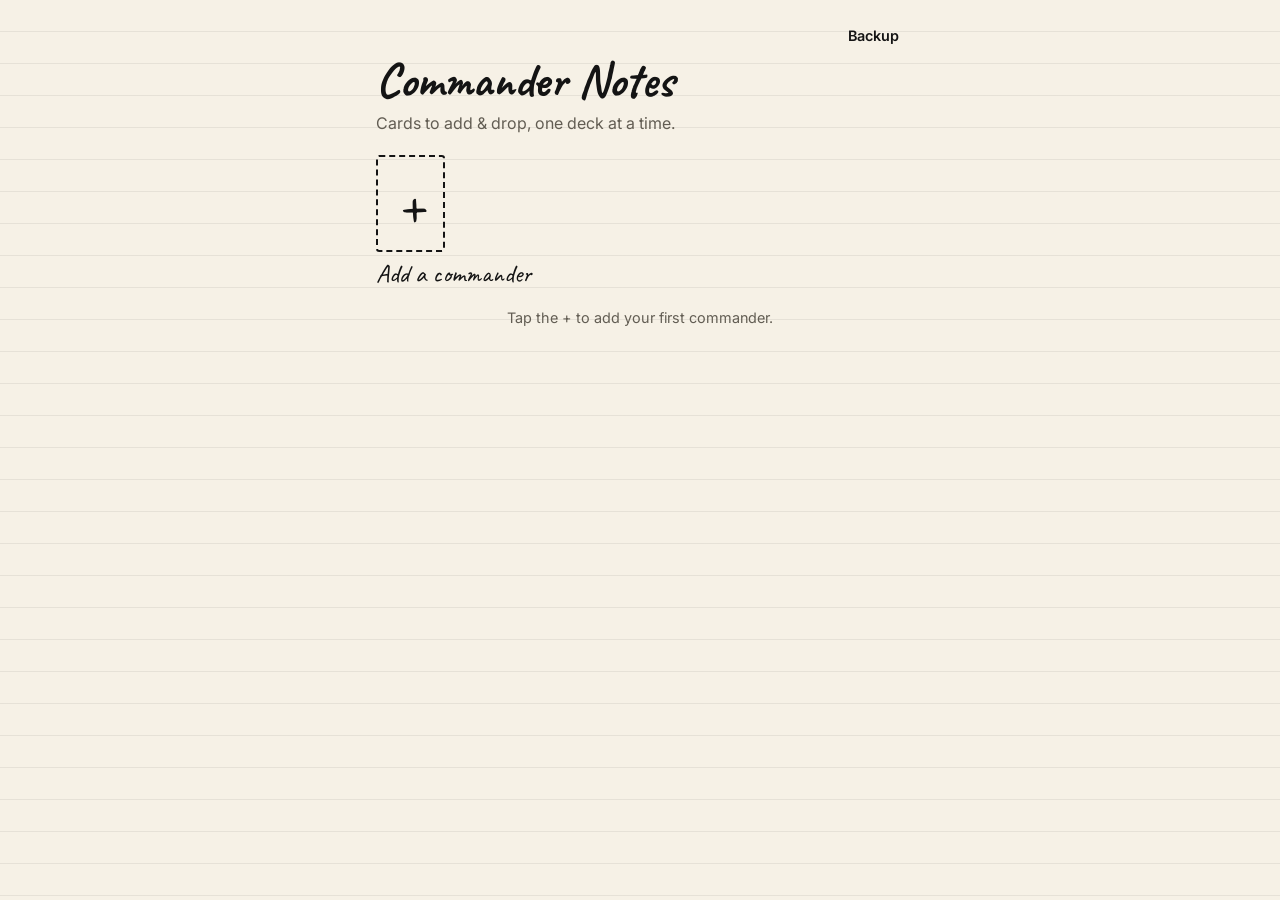
<file: commander-notes/index.html>
<!DOCTYPE html>
<html lang="en">
<head>
  <meta charset="UTF-8" />
  <!-- viewport-fit=cover lets the page use the whole iPhone screen, including around the notch. -->
  <meta name="viewport" content="width=device-width, initial-scale=1.0, viewport-fit=cover" />
  <title>Commander Notes</title>

  <!-- These make it behave like an app when you "Add to Home Screen" on an iPhone. -->
  <meta name="apple-mobile-web-app-capable" content="yes" />
  <meta name="apple-mobile-web-app-status-bar-style" content="default" />
  <meta name="apple-mobile-web-app-title" content="Commander Notes" />
  <meta name="theme-color" content="#f6f1e6" />
  <link rel="apple-touch-icon" href="icon-180.png" />
  <link rel="manifest" href="manifest.webmanifest" />

  <!-- Caveat (handwriting) for headings, Inter for everything else.
       If they fail to load, style.css falls back to system fonts. -->
  <link rel="preconnect" href="https://fonts.googleapis.com" />
  <link rel="preconnect" href="https://fonts.gstatic.com" crossorigin />
  <link href="https://fonts.googleapis.com/css2?family=Caveat:wght@600;700&family=Inter:wght@400;600&display=swap" rel="stylesheet" />

  <link rel="stylesheet" href="style.css" />
</head>
<body>

  <noscript>
    <p class="noscript">This app needs JavaScript turned on to run.</p>
  </noscript>

  <!-- ==================================================================
       SCREEN 1: HOME — the commander carousel
       Only one ".screen" is visible at a time. script.js adds/removes
       the "is-visible" class to switch between them.
       ================================================================== -->
  <section id="screen-home" class="screen is-visible">
    <nav class="top-bar top-bar--end">
      <button id="open-backup" class="button button--plain" type="button">Backup</button>
    </nav>

    <header class="home-header">
      <h1 class="title">Commander Notes</h1>
      <p class="tagline">Cards to add &amp; drop, one deck at a time.</p>
    </header>

    <!-- script.js fills this with one tile per commander, plus an "Add" tile at the end. -->
    <div id="commander-carousel" class="carousel"></div>
    <p id="home-hint" class="hint"></p>

    <!-- The big button for jotting a card down mid-game. Hidden until you have a deck. -->
    <button id="quick-note" class="quick-note" type="button" hidden>✎ Quick note</button>
  </section>

  <!-- ==================================================================
       SCREEN 2: DECK — one commander's add / drop lists
       ================================================================== -->
  <section id="screen-deck" class="screen">
    <nav class="top-bar">
      <button id="back-button" class="button button--plain" type="button">‹ Decks</button>
      <button id="open-history" class="button button--plain" type="button">History</button>
    </nav>

    <header class="deck-header">
      <div id="deck-art" class="deck-art"></div>
      <h2 id="deck-title" class="deck-title"></h2>
    </header>

    <!-- CARDS TO ADD (top half of the screen) -->
    <section class="list-section">
      <div class="list-section__header">
        <h3 class="list-section__title">Cards to add <span id="count-add" class="count"></span></h3>
        <!-- The shopping list: rough total price and a "Copy" button. -->
        <div id="shopping" class="shopping">
          <span id="add-total" class="shopping__total"></span>
          <button id="copy-add" class="button button--small" type="button">Copy list</button>
        </div>
      </div>
      <!-- Looks like a line to write on. Tapping it opens the card search. -->
      <button class="add-field" type="button" data-open-search="add">+ Type a card to add…</button>
      <div id="row-add" class="row"></div>
    </section>

    <!-- CARDS TO DROP (bottom half of the screen) -->
    <section class="list-section">
      <div class="list-section__header">
        <h3 class="list-section__title">Cards to drop <span id="count-drop" class="count"></span></h3>
      </div>
      <button class="add-field" type="button" data-open-search="drop">+ Type a card to drop…</button>
      <div id="row-drop" class="row"></div>
    </section>
  </section>

  <!-- ==================================================================
       SEARCH SHEET — pops up to find a commander or a card on Scryfall
       <dialog> is a built-in pop-up. script.js opens it with showModal().
       ================================================================== -->
  <dialog id="sheet-search" class="sheet sheet--top">
    <div class="sheet__body">
      <div class="sheet__header">
        <h2 id="search-title" class="sheet__title"></h2>
        <button class="button button--plain" type="button" data-close-sheet>Cancel</button>
      </div>

      <!-- Only shown for "Quick note": pick the deck and add or drop. -->
      <div id="quick-controls" class="quick-controls" hidden>
        <div id="quick-decks" class="chips chips--scroll"></div>
        <div class="segmented" role="group" aria-label="Add or drop">
          <button type="button" data-quick-list="add">To add</button>
          <button type="button" data-quick-list="drop">To drop</button>
        </div>
      </div>

      <label for="search-input" class="visually-hidden">Card name</label>
      <input id="search-input" class="search-input" type="search"
             placeholder="Start typing a card name…"
             autocomplete="off" autocorrect="off" autocapitalize="off" spellcheck="false" />
      <p id="search-status" class="status"></p>
      <ul id="search-results" class="search-results"></ul>
    </div>
  </dialog>

  <!-- ==================================================================
       CARD SHEET — tap a card to see why, swaps, prices and where to buy
       ================================================================== -->
  <dialog id="sheet-card" class="sheet">
    <div class="sheet__body">
      <div class="sheet__grabber" aria-hidden="true"></div>
      <div class="sheet__header">
        <span id="card-list-label" class="label"></span>
        <button class="button button--plain" type="button" data-close-sheet>Done</button>
      </div>

      <div id="card-image" class="card-sheet__image"></div>
      <h2 id="card-name" class="card-sheet__name"></h2>
      <p id="card-type" class="card-sheet__type"></p>

      <h3 class="card-sheet__heading"><label for="card-note">Why?</label></h3>
      <!-- One-tap reasons. script.js fills these from SETTINGS.REASONS. -->
      <div id="card-reasons" class="chips"></div>
      <textarea id="card-note" class="note" rows="3"
                placeholder="Anything else? e.g. &quot;Never cast it on curve.&quot;"></textarea>

      <!-- Strike counter: how many games this card has stood out. -->
      <div class="strikes">
        <span id="strike-label" class="strikes__label"></span>
        <div class="strikes__buttons">
          <button id="strike-minus" class="round-button" type="button" aria-label="One less">−</button>
          <button id="strike-plus" class="round-button" type="button" aria-label="One more">+</button>
        </div>
      </div>

      <h3 class="card-sheet__heading">Swap</h3>
      <div id="card-swap"></div>

      <button id="done-card" class="button button--ink button--wide" type="button">✓ I made this change</button>

      <h3 class="card-sheet__heading">Prices</h3>
      <dl id="card-prices" class="prices"></dl>
      <p id="price-status" class="status"></p>

      <h3 class="card-sheet__heading">Buy it</h3>
      <div id="card-buy-links" class="buy-links"></div>

      <div class="card-sheet__actions">
        <button id="move-card" class="button" type="button"></button>
        <button id="remove-card" class="button button--plain button--danger" type="button">Remove</button>
      </div>
    </div>
  </dialog>

  <!-- ==================================================================
       HISTORY SHEET — changes you've already made to this deck
       ================================================================== -->
  <dialog id="sheet-history" class="sheet">
    <div class="sheet__body">
      <div class="sheet__grabber" aria-hidden="true"></div>
      <div class="sheet__header">
        <h2 class="sheet__title">Changes made</h2>
        <button class="button button--plain" type="button" data-close-sheet>Done</button>
      </div>
      <ul id="history-list" class="history-list"></ul>
      <p id="history-empty" class="row-empty">Nothing yet. Tap a card and hit "I made this change" once you've updated the deck.</p>

      <div class="danger-zone">
        <button id="delete-commander" class="button button--plain button--danger" type="button">Delete this deck</button>
      </div>
    </div>
  </dialog>

  <!-- ==================================================================
       BACKUP SHEET — save your notes to a file, or load them back
       ================================================================== -->
  <dialog id="sheet-backup" class="sheet">
    <div class="sheet__body">
      <div class="sheet__grabber" aria-hidden="true"></div>
      <div class="sheet__header">
        <h2 class="sheet__title">Backup &amp; restore</h2>
        <button class="button button--plain" type="button" data-close-sheet>Done</button>
      </div>
      <p class="muted">Your notes are saved on this phone. Save a backup file now and then, so you never lose them.</p>
      <button id="export-button" class="button button--ink button--wide" type="button">Save a backup file</button>
      <!-- A file picker styled as a button. -->
      <label class="button button--wide file-button">
        Load a backup file
        <input id="import-input" type="file" accept=".json,application/json" class="visually-hidden" />
      </label>
      <p id="backup-status" class="status"></p>
    </div>
  </dialog>

  <!-- Little pop-up messages like "Copied" appear here. -->
  <div id="toast" class="toast" role="status" aria-live="polite"></div>

  <script src="script.js"></script>
</body>
</html>
</file>
<file: commander-notes/style.css>
/* =========================================================================
   Commander Notes — styles
   Black ink on paper. Faint ruled lines, handwritten headings,
   and thin black borders so it feels like a notepad.
   Designed for phones first; it just centres itself on bigger screens.
   ========================================================================= */

/* ---- Design tokens ------------------------------------------------------
   Change a value here and it updates everywhere it is used.
   ------------------------------------------------------------------------ */
:root {
  --paper: #f6f1e6;              /* page background, like notepad paper */
  --paper-light: #fbf8f1;        /* slightly brighter paper for buttons and boxes */
  --ink: #141414;                /* text and borders */
  --ink-soft: #625d53;           /* secondary text */
  --rule: rgba(20, 20, 20, 0.07);/* the faint ruled lines */
  --rule-gap: 32px;              /* distance between ruled lines */
  --line: 1.5px solid var(--ink);/* the border used throughout */
  --radius: 10px;
  --max-width: 560px;

  --hand: "Caveat", "Marker Felt", "Bradley Hand", cursive;
  --body: "Inter", system-ui, -apple-system, "Segoe UI", sans-serif;

  /* Space for the iPhone notch and home bar. These are 0 on other devices. */
  --safe-top: env(safe-area-inset-top, 0px);
  --safe-bottom: env(safe-area-inset-bottom, 0px);
}

/* ---- Reset --------------------------------------------------------------
   border-box means padding and borders count INSIDE an element's width.
   ------------------------------------------------------------------------ */
*,
*::before,
*::after {
  box-sizing: border-box;
}

html {
  -webkit-text-size-adjust: 100%;
}

body {
  margin: 0;
  min-height: 100dvh;
  color: var(--ink);
  font-family: var(--body);
  line-height: 1.45;
  /* The ruled notepad lines: a 1px line every --rule-gap pixels. */
  background-color: var(--paper);
  background-image: repeating-linear-gradient(
    to bottom,
    transparent 0 calc(var(--rule-gap) - 1px),
    var(--rule) calc(var(--rule-gap) - 1px) var(--rule-gap)
  );
  /* Stops the grey flash when you tap something on iOS. */
  -webkit-tap-highlight-color: transparent;
}

img {
  display: block;
  max-width: 100%;
}

/* ---- Screens ------------------------------------------------------------
   Every screen is hidden unless it has the "is-visible" class.
   ------------------------------------------------------------------------ */
.screen {
  display: none;
  max-width: var(--max-width);
  margin: 0 auto;
  padding: calc(var(--safe-top) + 16px) 16px calc(var(--safe-bottom) + 32px);
}

.screen.is-visible {
  display: block;
}

/* ---- Buttons ------------------------------------------------------------ */
.button {
  min-height: 40px;
  padding: 8px 16px;
  border: var(--line);
  border-radius: 999px;
  background: var(--paper-light);
  color: var(--ink);
  font: inherit;
  font-size: 0.9rem;
  font-weight: 600;
  cursor: pointer;
}

.button:active {
  background: var(--ink);
  color: var(--paper);
}

/* A borderless text button, for "Back", "Cancel", "Done". */
.button--plain {
  border-color: transparent;
  background: none;
  padding-left: 4px;
  padding-right: 4px;
}

.button--plain:active {
  background: none;
  color: var(--ink-soft);
}

/* Still black and white: danger buttons are just underlined. */
.button--danger {
  text-decoration: underline;
  font-weight: 400;
}

/* Smaller button, for things like "Copy list" and "Undo". */
.button--small {
  min-height: 32px;
  padding: 4px 12px;
  font-size: 0.8rem;
}

/* Solid black button for the main action on a sheet. */
.button--ink {
  background: var(--ink);
  color: var(--paper);
}

.button--ink:active {
  background: var(--ink-soft);
}

.button--wide {
  display: flex;
  justify-content: center;
  align-items: center;
  width: 100%;
  min-height: 48px;
  margin-top: 12px;
  font-size: 1rem;
}

/* A text link that is really a button (e.g. the swap partner's name). */
.link-button {
  padding: 0;
  border: 0;
  background: none;
  color: var(--ink);
  font: inherit;
  font-weight: 600;
  text-decoration: underline;
  cursor: pointer;
}

.round-button {
  width: 40px;
  height: 40px;
  border: var(--line);
  border-radius: 50%;
  background: var(--paper-light);
  color: var(--ink);
  font: inherit;
  font-size: 1.3rem;
  line-height: 1;
  cursor: pointer;
}

.round-button:active {
  background: var(--ink);
  color: var(--paper);
}

.round-button:disabled {
  opacity: 0.3;
}

/* ---- Chips --------------------------------------------------------------
   Small pill buttons you tap on and off: reasons, decks, swap choices.
   aria-pressed="true" is how script.js marks the ones that are on.
   ------------------------------------------------------------------------ */
.chips {
  display: flex;
  flex-wrap: wrap;
  gap: 8px;
  margin-bottom: 10px;
}

/* One line that scrolls sideways instead of wrapping (the deck picker). */
.chips--scroll {
  flex-wrap: nowrap;
  overflow-x: auto;
  scrollbar-width: none;
}

.chips--scroll::-webkit-scrollbar {
  display: none;
}

.chip {
  flex: 0 0 auto;
  min-height: 36px;
  padding: 6px 14px;
  border: var(--line);
  border-radius: 999px;
  background: var(--paper-light);
  color: var(--ink);
  font: inherit;
  font-size: 0.85rem;
  cursor: pointer;
}

.chip[aria-pressed="true"] {
  background: var(--ink);
  color: var(--paper);
}

/* Two buttons joined together, like a light switch: To add | To drop. */
.segmented {
  display: flex;
  margin-bottom: 12px;
  border: var(--line);
  border-radius: 999px;
  overflow: hidden;
}

.segmented button {
  flex: 1;
  min-height: 38px;
  border: 0;
  background: var(--paper-light);
  color: var(--ink);
  font: inherit;
  font-weight: 600;
  font-size: 0.9rem;
  cursor: pointer;
}

.segmented button + button {
  border-left: var(--line);
}

.segmented button[aria-pressed="true"] {
  background: var(--ink);
  color: var(--paper);
}

.muted {
  margin: 0 0 10px;
  color: var(--ink-soft);
  font-size: 0.9rem;
}

/* ---- Home screen -------------------------------------------------------- */
/* Leave room at the bottom so the Quick note button never covers anything. */
#screen-home {
  padding-bottom: calc(var(--safe-bottom) + 96px);
}

.home-header {
  padding: 0 0 4px;
}

.title {
  margin: 0;
  font-family: var(--hand);
  font-size: 3rem;
  line-height: 1;
}

.tagline {
  margin: 8px 0 0;
  color: var(--ink-soft);
}

.hint {
  margin: 0;
  text-align: center;
  color: var(--ink-soft);
  font-size: 0.9rem;
}

/* The big floating "✎ Quick note" button at the bottom of the home screen. */
.quick-note {
  position: fixed;
  left: 50%;
  bottom: calc(var(--safe-bottom) + 18px);
  transform: translateX(-50%);
  min-height: 52px;
  padding: 12px 28px;
  border: 0;
  border-radius: 999px;
  background: var(--ink);
  color: var(--paper);
  font-family: var(--hand);
  font-size: 1.6rem;
  font-weight: 700;
  line-height: 1;
  box-shadow: 3px 3px 0 rgba(20, 20, 20, 0.25);
  cursor: pointer;
}

.quick-note:active {
  transform: translateX(-50%) translateY(2px);
}

/* ---- The commander carousel ---------------------------------------------
   A row you swipe left and right. scroll-snap makes each tile
   "click" into the middle of the screen when you let go.
   ------------------------------------------------------------------------ */
.carousel {
  display: flex;
  gap: 18px;
  /* Bleed to the screen edges so tiles slide in from off-screen. */
  margin: 0 -16px;
  padding: 16px 16px 20px;
  overflow-x: auto;
  scroll-snap-type: x mandatory;
  scroll-padding: 0 16px;
  scrollbar-width: none;            /* hide the scrollbar (Firefox) */
}

.carousel::-webkit-scrollbar {
  display: none;                    /* hide the scrollbar (Safari/Chrome) */
}

.commander-tile {
  flex: 0 0 min(58vw, 240px);
  scroll-snap-align: center;
  display: flex;
  flex-direction: column;
  gap: 8px;
  padding: 0;
  border: 0;
  background: none;
  color: inherit;
  font: inherit;
  text-align: left;
  cursor: pointer;
}

.commander-tile__name {
  font-family: var(--hand);
  font-size: 1.6rem;
  line-height: 1.1;
}

.commander-tile__counts {
  color: var(--ink-soft);
  font-size: 0.85rem;
}

/* The dashed "+ Add a commander" tile at the end of the carousel. */
.commander-tile__blank {
  display: flex;
  align-items: center;
  justify-content: center;
  aspect-ratio: 63 / 88;
  border: 2px dashed var(--ink);
  border-radius: 4.75% / 3.4%;
  font-family: var(--hand);
  font-size: 4rem;
}

/* ---- Card pictures ------------------------------------------------------
   Real Magic cards are 63mm x 88mm, so aspect-ratio keeps that shape
   even before the picture has loaded.
   ------------------------------------------------------------------------ */
.card-image {
  width: 100%;
  aspect-ratio: 63 / 88;
  object-fit: cover;
  border-radius: 4.75% / 3.4%;
  background: var(--paper-light);
  /* A hard offset shadow, like a card resting on paper. */
  box-shadow: 3px 3px 0 var(--ink);
}

/* Shown when a card has no picture: just the name in a box. */
.card-image--missing {
  display: flex;
  align-items: center;
  justify-content: center;
  padding: 8px;
  border: var(--line);
  font-family: var(--hand);
  font-size: 1.2rem;
  text-align: center;
}

/* ---- Deck screen --------------------------------------------------------
   The screen is exactly one phone-screen tall. The two list sections
   share the leftover space equally, so "Cards to drop" starts halfway down.
   ------------------------------------------------------------------------ */
#screen-deck.is-visible {
  display: flex;
  flex-direction: column;
  height: 100dvh;
}

.top-bar {
  display: flex;
  justify-content: space-between;
  align-items: center;
}

.top-bar--end {
  justify-content: flex-end;
}

.deck-header {
  display: flex;
  align-items: center;
  gap: 12px;
  padding: 4px 0 2px;
}

.deck-art:empty {
  display: none;
}

/* A small round picture of the commander's artwork. */
.deck-art img {
  width: 52px;
  height: 52px;
  object-fit: cover;
  border: var(--line);
  border-radius: 50%;
  /* Black and white: the artwork is shown in greyscale to match the notepad. */
  filter: grayscale(1) contrast(1.05);
}

.deck-title {
  margin: 0;
  font-family: var(--hand);
  font-size: 2.1rem;
  line-height: 1.05;
}

.list-section {
  flex: 1 1 0;          /* both sections get an equal share of the height */
  min-height: 0;
  display: flex;
  flex-direction: column;
  padding: 12px 0 0;
}

/* A dashed line between "Cards to add" and "Cards to drop", like a torn edge. */
.list-section + .list-section {
  border-top: 2px dashed var(--ink);
  margin-top: 8px;
}

.list-section__title {
  margin: 0;
  font-family: var(--hand);
  font-size: 1.9rem;
  font-weight: 700;
}

.list-section__header {
  display: flex;
  justify-content: space-between;
  align-items: center;
  gap: 8px;
}

/* The shopping total and "Copy list" button next to "Cards to add". */
.shopping {
  display: flex;
  align-items: center;
  gap: 8px;
}

.shopping__total {
  font-weight: 600;
  font-variant-numeric: tabular-nums;
  font-size: 0.9rem;
}

/* "+ Type a card to add…" — looks like a blank line on the notepad. */
.add-field {
  width: 100%;
  min-height: 44px;
  margin-top: 4px;
  padding: 6px 2px;
  border: 0;
  border-bottom: var(--line);
  background: none;
  color: var(--ink-soft);
  font-family: var(--hand);
  font-size: 1.35rem;
  text-align: left;
  cursor: pointer;
}

.add-field:active {
  color: var(--ink);
}

.count {
  display: inline-block;
  min-width: 1.6em;
  padding: 0 6px;
  border: var(--line);
  border-radius: 999px;
  font-family: var(--body);
  font-size: 0.8rem;
  text-align: center;
  vertical-align: middle;
}

/* The row of cards you swipe sideways. It fills the rest of its half. */
.row {
  flex: 1;
  min-height: 0;
  display: flex;
  gap: 12px;
  margin: 0 -16px;
  padding: 14px 16px 16px;
  overflow-x: auto;
  scroll-snap-type: x proximity;
  scroll-padding: 0 16px;
  scrollbar-width: none;
}

.row::-webkit-scrollbar {
  display: none;
}

/* Each card is as tall as the row (up to 220px) and keeps the card shape. */
.row-card {
  position: relative;
  flex: 0 0 auto;
  height: 100%;
  max-height: 220px;
  aspect-ratio: 63 / 88;
  scroll-snap-align: start;
  padding: 0;
  border: 0;
  background: none;
  color: inherit;
  font: inherit;
  cursor: pointer;
}

/* The little badges on a card's corner: ✎ note, ×3 strikes, ⇄ swap. */
.row-card__badges {
  position: absolute;
  top: -6px;
  right: -6px;
  display: flex;
  gap: 3px;
}

.badge {
  min-width: 26px;
  height: 26px;
  padding: 0 5px;
  display: flex;
  align-items: center;
  justify-content: center;
  border: var(--line);
  border-radius: 999px;
  background: var(--paper-light);
  font-size: 0.75rem;
  font-weight: 600;
}

.row-card .card-image {
  height: 100%;
}

.row-empty {
  margin: 0;
  padding: 18px 0;
  color: var(--ink-soft);
  font-family: var(--hand);
  font-size: 1.35rem;
}

/* ---- Pop-up sheets ------------------------------------------------------
   <dialog> elements styled as sheets that slide up from the bottom.
   ------------------------------------------------------------------------ */
.sheet {
  width: 100%;
  max-width: var(--max-width);
  max-height: 90dvh;
  margin: auto auto 0;          /* sit at the bottom of the screen */
  padding: 0;
  border: var(--line);
  border-bottom: 0;
  border-radius: 18px 18px 0 0;
  background: var(--paper);
  color: var(--ink);
  overflow-y: auto;
}

.sheet[open] {
  animation: slide-up 0.22s ease-out;
}

/* The search sheet sits at the top instead, so the iPhone keyboard doesn't cover it. */
.sheet--top {
  width: calc(100% - 24px);
  margin: calc(var(--safe-top) + 12px) auto auto;
  border-bottom: var(--line);
  border-radius: 18px;
}

.sheet--top[open] {
  animation: drop-down 0.2s ease-out;
}

.sheet::backdrop {
  background: rgba(20, 20, 20, 0.45);
}

.sheet__body {
  padding: 12px 18px calc(var(--safe-bottom) + 20px);
}

.sheet--top .sheet__body {
  padding-bottom: 18px;
}

.sheet__grabber {
  width: 40px;
  height: 5px;
  margin: 0 auto 6px;
  border-radius: 999px;
  background: var(--ink);
  opacity: 0.25;
}

.sheet__header {
  display: flex;
  justify-content: space-between;
  align-items: center;
  gap: 12px;
  margin-bottom: 10px;
}

.sheet__title {
  margin: 0;
  font-family: var(--hand);
  font-size: 2rem;
}

@keyframes slide-up {
  from { transform: translateY(40px); opacity: 0; }
}

@keyframes drop-down {
  from { transform: translateY(-20px); opacity: 0; }
}

/* ---- Search ------------------------------------------------------------- */
.search-input {
  width: 100%;
  padding: 12px 14px;
  border: var(--line);
  border-radius: var(--radius);
  background: var(--paper-light);
  color: var(--ink);
  font: inherit;
  font-size: 16px; /* 16px or bigger stops iPhones zooming in when you tap the box */
}

.search-input:focus {
  outline: 2px solid var(--ink);
  outline-offset: 2px;
}

.search-results {
  list-style: none;
  margin: 0;
  padding: 0;
}

.search-results button {
  width: 100%;
  min-height: 48px;
  padding: 10px 4px;
  border: 0;
  border-bottom: 1px solid var(--rule);
  background: none;
  color: var(--ink);
  font: inherit;
  text-align: left;
  cursor: pointer;
}

.search-results button:active {
  background: var(--ink);
  color: var(--paper);
}

.status {
  min-height: 1.2em;
  margin: 8px 0;
  color: var(--ink-soft);
  font-size: 0.9rem;
}

.status:empty {
  margin: 0;
}

/* ---- Card sheet --------------------------------------------------------- */
.label {
  font-size: 0.8rem;
  font-weight: 600;
  letter-spacing: 0.06em;
  text-transform: uppercase;
}

.card-sheet__image {
  width: min(62vw, 240px);
  margin: 6px auto 16px;
}

.card-sheet__name {
  margin: 0;
  font-family: var(--hand);
  font-size: 2.2rem;
  line-height: 1.05;
  text-align: center;
}

.card-sheet__type {
  margin: 4px 0 0;
  color: var(--ink-soft);
  text-align: center;
  font-size: 0.9rem;
}

.card-sheet__heading {
  margin: 22px 0 6px;
  font-family: var(--hand);
  font-size: 1.6rem;
  font-weight: 700;
}

/* Prices laid out like a two-column ledger. */
.prices {
  display: grid;
  grid-template-columns: 1fr auto;
  margin: 0;
  border-top: var(--line);
}

.prices dt,
.prices dd {
  margin: 0;
  padding: 8px 0;
  border-bottom: 1px solid var(--rule);
}

.prices dd {
  font-weight: 600;
  font-variant-numeric: tabular-nums;
}

.buy-links {
  display: grid;
  gap: 8px;
}

.buy-link {
  display: flex;
  justify-content: space-between;
  align-items: center;
  min-height: 46px;
  padding: 10px 16px;
  border: var(--line);
  border-radius: var(--radius);
  background: var(--paper-light);
  color: var(--ink);
  font-weight: 600;
  text-decoration: none;
}

.buy-link:active {
  background: var(--ink);
  color: var(--paper);
}

/* The note box has its own ruled lines, lined up with the text. */
.note {
  display: block;
  width: 100%;
  padding: 0 4px;
  border: 0;
  border-top: var(--line);
  background-color: transparent;
  background-image: repeating-linear-gradient(
    to bottom,
    transparent 0 27px,
    rgba(20, 20, 20, 0.18) 27px 28px
  );
  color: var(--ink);
  font-family: var(--hand);
  font-size: 1.4rem;
  line-height: 28px;
  resize: vertical;
}

.note:focus {
  outline: none;
}

.card-sheet__actions {
  display: flex;
  justify-content: space-between;
  align-items: center;
  gap: 12px;
  margin-top: 24px;
}

/* Strike counter row: "Let me down 3 times   [−] [+]" */
.strikes {
  display: flex;
  justify-content: space-between;
  align-items: center;
  gap: 12px;
  margin-top: 14px;
}

.strikes__label {
  font-weight: 600;
}

.strikes__buttons {
  display: flex;
  gap: 8px;
}

.swap-line {
  display: flex;
  flex-wrap: wrap;
  align-items: center;
  gap: 4px 6px;
  margin: 0;
}

.quick-controls {
  margin-bottom: 4px;
}

.file-button {
  cursor: pointer;
}

/* ---- History sheet ------------------------------------------------------ */
.history-list {
  list-style: none;
  margin: 0;
  padding: 0;
  border-top: var(--line);
}

.history-item {
  display: flex;
  justify-content: space-between;
  align-items: center;
  gap: 12px;
  padding: 10px 0;
  border-bottom: 1px solid var(--rule);
}

.history-item__name {
  display: block;
  font-weight: 600;
}

.history-item__meta {
  display: block;
  color: var(--ink-soft);
  font-size: 0.85rem;
}

.danger-zone {
  margin-top: 28px;
  padding-top: 12px;
  border-top: 2px dashed var(--ink);
  text-align: center;
}

/* ---- Toast: the little message that slides up from the bottom ----------- */
.toast {
  position: fixed;
  left: 16px;
  right: 16px;
  bottom: calc(var(--safe-bottom) + 84px);
  max-width: calc(var(--max-width) - 32px);
  margin: 0 auto;
  padding: 12px 16px;
  border-radius: var(--radius);
  background: var(--ink);
  color: var(--paper);
  text-align: center;
  font-size: 0.95rem;
  opacity: 0;
  transform: translateY(12px);
  transition: opacity 0.2s, transform 0.2s;
  pointer-events: none;
  z-index: 10;
}

.toast.is-visible {
  opacity: 1;
  transform: translateY(0);
}

/* ---- Small utilities ---------------------------------------------------- */

/* Hides something visually but keeps it for screen readers. */
.visually-hidden {
  position: absolute;
  width: 1px;
  height: 1px;
  overflow: hidden;
  clip: rect(0 0 0 0);
  white-space: nowrap;
}

/* The "hidden" attribute can lose to other rules; this makes sure it wins. */
[hidden] {
  display: none !important;
}

.noscript {
  padding: 16px;
  text-align: center;
}
</file>
